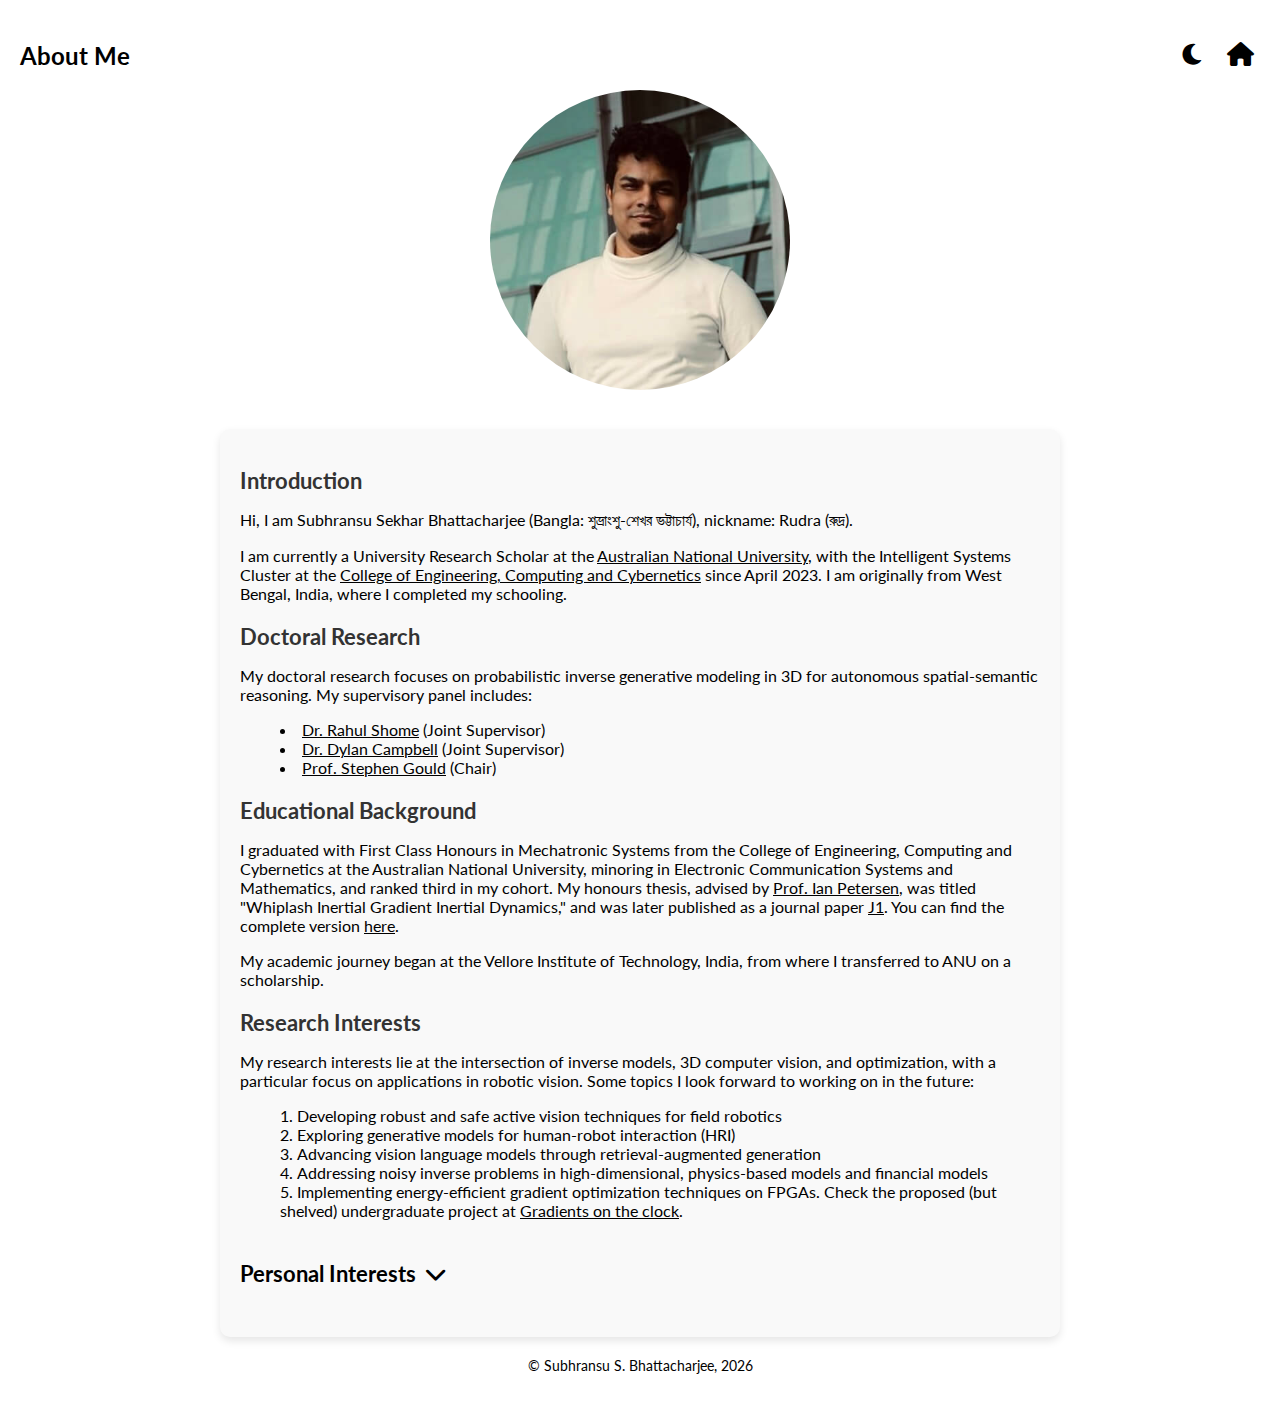
<file: bio/index.html>
<!DOCTYPE html>
<html lang="en">
<head>
    <meta charset="UTF-8">
    <meta name="viewport" content="width=device-width, initial-scale=1.0">
    <meta http-equiv="Cache-Control" content="no-store, no-cache, must-revalidate">
    <meta http-equiv="Pragma" no-cache>
    <meta http-equiv="Expires" content="0">
    <title>About Me</title>
    <link rel="stylesheet" href="https://cdnjs.cloudflare.com/ajax/libs/font-awesome/6.0.0-beta3/css/all.min.css">
    <link href="https://fonts.googleapis.com/css2?family=Lato:wght@300;400;700&display=swap" rel="stylesheet">
    <style>
        body {
            font-family: 'Lato', sans-serif;
            margin: 0;
            padding: 20px;
            transition: background-color 0.3s, color 0.3s;
        }
        .header {
            display: flex;
            justify-content: space-between;
            align-items: center;
            padding: 20px 0;
            background-color: transparent;
        }
        .header .title {
            font-size: 24px;
            font-weight: bold;
        }
        .buttons {
            display: flex;
            gap: 10px;
        }
        .theme-toggle, .home-button {
            background: none;
            border: none;
            font-size: 24px;
            cursor: pointer;
        }
        .theme-toggle i, .home-button i {
            color: blue;
            transition: color 0.3s;
        }
        .bio-image {
            width: 300px;
            height: 300px;
            background-color: grey;
            border-radius: 50%;
            margin: 0 auto 20px auto;
            display: flex;
            align-items: center;
            justify-content: center;
            overflow: hidden;
            transition: transform 0.3s;
        }
        .bio-image img {
            width: 100%;
            height: 100%;
            object-fit: cover;
        }
        .bio-image:hover {
            transform: scale(1.05);
        }
        .bio-text {
            text-align: left;
        }
        .bio-text p, .bio-text ul, .bio-text ol {
            text-align: left;
            text-align-last: left;
        }
        .bio-text ul {
            list-style-position: inside;
        }
        .bio-text ol {
            list-style-position: inside;
        }
        .bio-section {
            margin-bottom: 20px;
        }
        .bio-section h2 {
            font-size: 22px;
            font-weight: bold;
            margin-bottom: 10px;
            color: #333;
        }
        .dark-mode {
            background-color: #121212;
            color: #e0e0e0;
        }
        .dark-mode .header {
            background-color: transparent;
        }
        .dark-mode .theme-toggle i, .dark-mode .home-button i {
            color: #f0f0f0;
        }
        .dark-mode .bio-section h2 {
            color: #f0f0f0;
        }
        a {
            color: inherit;
            text-decoration: underline;
            transition: color 0.3s;
        }
        a:hover {
            color: darkblue;
        }
        footer {
            text-align: center;
            padding: 20px 0;
            background-color: transparent;
            font-size: 14px;
            width: 100%;
        }
        .dark-mode footer {
            background-color: transparent;
            color: #e0e0e0;
        }
        .theme-toggle i, .home-button i {
            color: black;
        }
        .dark-mode .theme-toggle i, .dark-mode .home-button i {
            color: white;
        }
        .container {
            max-width: 800px;
            margin: 0 auto;
            padding: 20px;
            background-color: #f9f9f9; /* Light background for default mode */
            border-radius: 10px;
            box-shadow: 0 4px 8px rgba(0, 0, 0, 0.1);
            transition: background-color 0.3s, color 0.3s;
        }
        
        .dark-mode .container {
            background-color: #1f1f1f; /* Dark background for dark mode */
            box-shadow: 0 4px 8px rgba(255, 255, 255, 0.1); /* Softer shadow for dark mode */
            color: #e0e0e0; /* Light text color for dark mode */
        }

        @media (max-width: 768px) {
            .header .title {
                font-size: 18px;
            }
            .theme-toggle, .home-button {
                font-size: 20px;
            }
            .bio-image {
                width: 200px;
                height: 200px;
            }
        }
        .drop-down {
            cursor: pointer;
            font-weight: bold;
            font-size: 22px;
            margin-top: 20px;
            margin-bottom: 10px;
            display: inline-block;
            color: black;
            transition: color 0.3s, transform 0.3s;
        }
        .drop-down i {
            margin-left: 5px;
            transition: color 0.3s;
        }
        .drop-down:hover {
            color: #007bff;
            transform: scale(1.05);
        }
        .drop-down:hover i {
            color: #007bff;
        }
        .dark-mode .drop-down {
            color: white;
        }
        .dark-mode .drop-down:hover {
            color: #1e90ff;
        }
        .dark-mode .drop-down:hover i {
            color: #1e90ff;
        }
        .drop-down-content {
            display: none;
            padding: 10px;
            background-color: #f8f9fa;
            border: 1px solid #ddd;
            box-shadow: 0 0 5px rgba(0, 0, 0, 0.1);
        }
        .dark-mode .drop-down-content {
            background-color: #1c1c1c;
        }
    </style>
</head>
<body>
    <header class="header">
        <div class="title">About Me</div>
        <div class="buttons">
            <button class="theme-toggle" id="themeToggle">
                <i class="fas fa-moon"></i>
            </button>
            <button class="home-button" onclick="location.href='/'">
                <i class="fas fa-home"></i>
            </button>
        </div>
    </header>
    <div class="bio-image">
        <img src="DP.jpeg" alt="Profile Picture">
    </div>
    <br>
    <div class="container">
    <div class="bio-text">
        <div class="bio-section">
            <h2>Introduction</h2>
            <p>Hi, I am Subhransu Sekhar Bhattacharjee (Bangla: শুভ্রাংশু-শেখর ভট্টাচার্য), nickname: Rudra (রুদ্র).</p>
            <p>I am currently a University Research Scholar at the <a href="https://www.anu.edu.au" target="_blank">Australian National University</a>, with the Intelligent Systems Cluster at the <a href="https://cecc.anu.edu.au/" target="_blank">College of Engineering, Computing and Cybernetics</a> since April 2023. I am originally from West Bengal, India, where I completed my schooling.</p>
        </div>
        <div class="bio-section">
            <h2>Doctoral Research</h2>
            <p>My doctoral research focuses on probabilistic inverse generative modeling in 3D for autonomous spatial-semantic reasoning. My supervisory panel includes:</p>
            <ul>
                <li><a href="https://rahulsho.me/" target="_blank">Dr. Rahul Shome</a> (Joint Supervisor)</li>
                <li><a href="https://sites.google.com/view/djcampbell" target="_blank">Dr. Dylan Campbell</a> (Joint Supervisor)</li>
                <li><a href="http://users.cecs.anu.edu.au/~sgould/" target="_blank">Prof. Stephen Gould</a> (Chair)</li>
            </ul>
        </div>
        <div class="bio-section">
            <h2>Educational Background</h2>
            <p>I graduated with First Class Honours in Mechatronic Systems from the College of Engineering, Computing and Cybernetics at the Australian National University, minoring in Electronic Communication Systems and Mathematics, and ranked third in my cohort. My honours thesis, advised by <a href="https://eng.anu.edu.au/people/ian-petersen/" target="_blank">Prof. Ian Petersen</a>, was titled "Whiplash Inertial Gradient Inertial Dynamics," and was later published as a journal paper <a href="https://onlinelibrary.wiley.com/doi/10.1002/asjc.3153" target="_blank">J1</a>. You can find the complete version <a href="https://arxiv.org/abs/2203.02140" target="_blank">here</a>.</p> 
            <p>My academic journey began at the Vellore Institute of Technology, India, from where I transferred to ANU on a scholarship.</p>
        </div>
        <div class="bio-section">
            <h2>Research Interests</h2>
            <p>My research interests lie at the intersection of inverse models, 3D computer vision, and optimization, with a particular focus on applications in robotic vision. Some topics I look forward to working on in the future:</p>
            <ol>
                <li>Developing robust and safe active vision techniques for field robotics</li>
                <li>Exploring generative models for human-robot interaction (HRI)</li>
                <li>Advancing vision language models through retrieval-augmented generation</li>
                <li>Addressing noisy inverse problems in high-dimensional, physics-based models and financial models</li>
                <li>Implementing energy-efficient gradient optimization techniques on FPGAs. Check the proposed (but shelved) undergraduate project at <a href="https://1ssb.github.io/gradients_on_the_clock/">Gradients on the clock</a>.</li>
            </ol>
        </div>
        <div class="bio-section">
            <span class="drop-down" id="togglePersonalInterests">Personal Interests <i class="fas fa-chevron-down"></i></span>
            <div class="drop-down-content" id="personalInterests">
                <p>I have a deep interest in International Relations, Politics, and Law, stemming from my active participation in the South Indian MUN circuit. I specialized in economic committees representing Switzerland, but my standout performance was as the People's Republic of China in late 2020, after which I retired from MUNs. Currently, my hobbies include searching for forgotten books and exploring international music from the 1940s to the 1970s, listening to radio shows, and making cocktails when I get the opportunity.</p>
                <p>As a film enthusiast, I am particularly drawn to temporally discontinuous films, which I believe require exceptional directorial skill. Christopher Nolan ranks as my favorite director, with 'Oppenheimer' and 'Interstellar' being among my top films, alongside 'Nayak' by Satyajit Ray, 'Shawshank Redemption', 'The 400 Blows', and 'Haider'. I also admire the works of Quentin Tarantino, Stanley Kubrick, Alfred Hitchcock, Francis Ford Coppola, and Indian directors like Anurag Kashyap and Vishal Bharadwaj. My favorite actors include Christoph Waltz, Robert Downey Jr., Edward Norton, Benedict Cumberbatch, Michael Fassbender, Olivia Colman, and Helena Bonham Carter.</p>
                <p>In literature, I enjoy nihilistic poetry, with Charles Bukowski and Jaun Elia being notable favorites, despite the controversial aspects of Bukowski's work. My favorite authors are Alexandre Dumas, Ruskin Bond, Dan Brown, Richard Dawkins, Bertrand Russell, and Franz Kafka. I have a diverse taste in music, especially modern fusions of Western and Indian classical music, with artists like The Piano Guys, Gustavo Santaolalla, Estas Tonne, Ludovico Einaudi, Nina Simone, Kishore Kumar, and Nusrat Fateh Ali Khan ranking high on my list.</p>
                <p>I am not very outgoing, but I enjoy traveling, playing chess, listening to thriller audiobooks, unusual hikes, ping-pong games, and swimming in the sea from time to time. I aspire to hit the gym tommorrow, are among other lies I tell myself to sleep better.</p>
                <p>A <a href='https://1ssb.github.io/gallery/'>gallery</a> of some experiences and memories. Connect with me on <a href="https://www.facebook.com/1ssb.rudra">Facebook</a>!</p>
            </div>
        </div>
    </div>
    </div>
    <footer>
        &copy; Subhransu S. Bhattacharjee, <span id="year"></span>
    </footer>
    <script>
        const themeToggle = document.getElementById('themeToggle');
        const togglePersonalInterests = document.getElementById('togglePersonalInterests');
        const personalInterests = document.getElementById('personalInterests');

        themeToggle.addEventListener('click', () => {
            document.body.classList.toggle('dark-mode');
            const icon = themeToggle.querySelector('i');
            if (document.body.classList.contains('dark-mode')) {
                icon.classList.remove('fa-moon');
                icon.classList.add('fa-sun');
            } else {
                icon.classList.remove('fa-sun');
                icon.classList.add('fa-moon');
            }
        });

        togglePersonalInterests.addEventListener('click', () => {
            const icon = togglePersonalInterests.querySelector('i');
            if (personalInterests.style.display === 'none' || personalInterests.style.display === '') {
                personalInterests.style.display = 'block';
                icon.classList.remove('fa-chevron-down');
                icon.classList.add('fa-chevron-up');
            } else {
                personalInterests.style.display = 'none';
                icon.classList.remove('fa-chevron-up');
                icon.classList.add('fa-chevron-down');
            }
        });

        document.getElementById('year').textContent = new Date().getFullYear();
    </script>
</body>
</html>
</file>
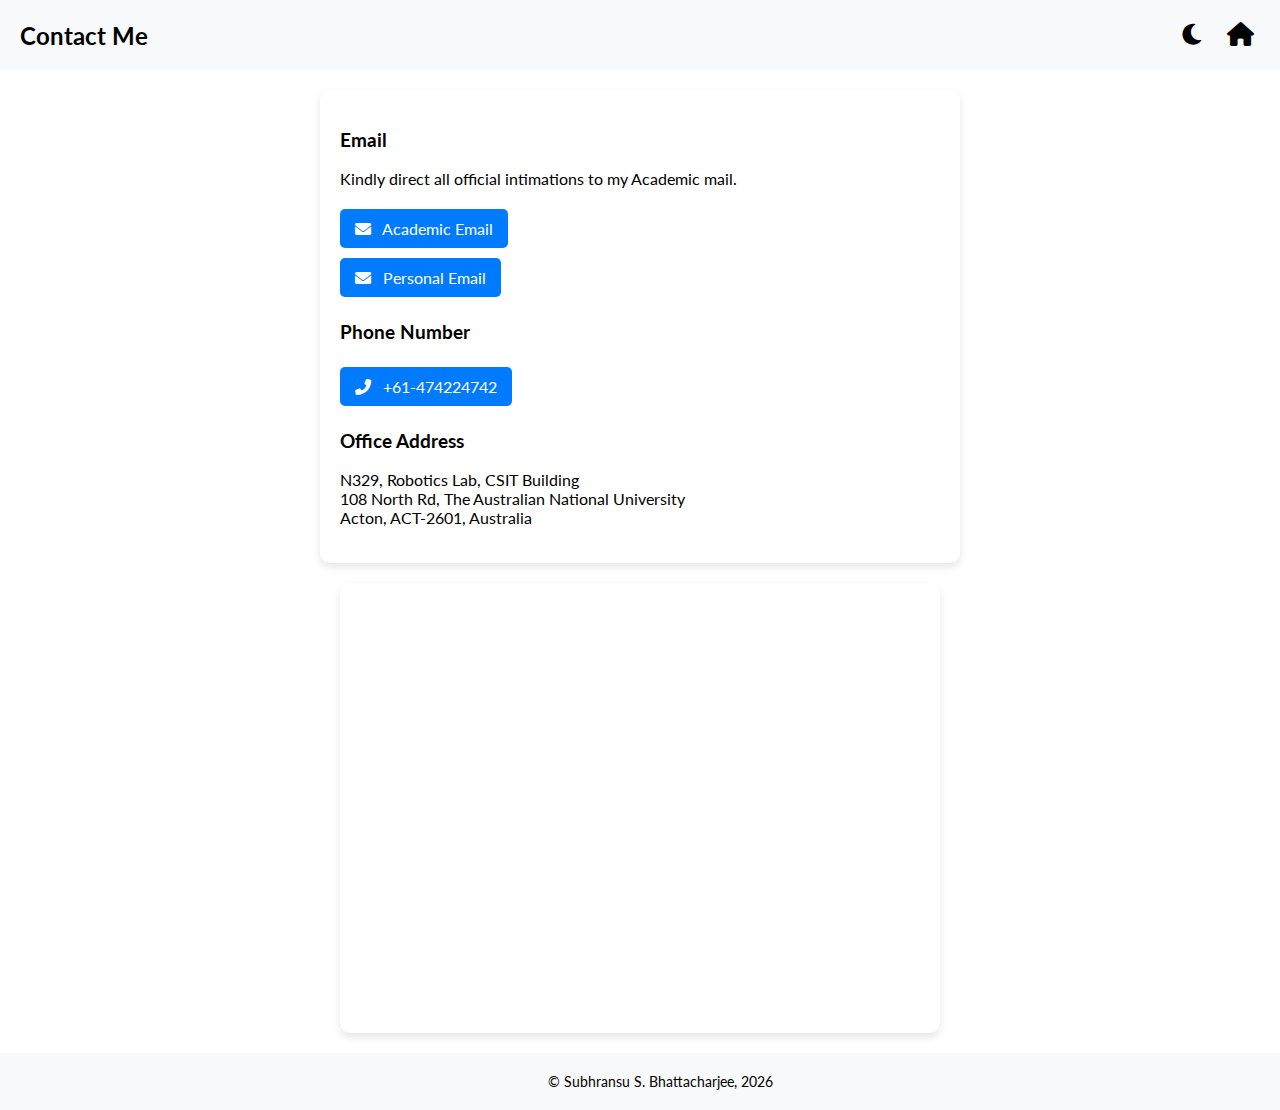
<file: contact/index.html>
<!DOCTYPE html>
<html lang="en">
<head>
    <meta charset="UTF-8">
    <meta name="viewport" content="width=device-width, initial-scale=1.0">
    <meta http-equiv="Cache-Control" content="no-store, no-cache, must-revalidate">
    <meta http-equiv="Pragma" content="no-cache">
    <meta http-equiv="Expires" content="0">
    <title>Contact Me</title>
    <link rel="stylesheet" href="https://cdnjs.cloudflare.com/ajax/libs/font-awesome/6.0.0-beta3/css/all.min.css">
    <link href="https://fonts.googleapis.com/css2?family=Lato:wght@300;400;700&display=swap" rel="stylesheet">
    <style>
        body {
            font-family: 'Lato', sans-serif;
            margin: 0;
            padding: 0;
            display: flex;
            flex-direction: column;
            min-height: 100vh;
            transition: background-color 0.3s, color 0.3s;
        }
        .header {
            display: flex;
            justify-content: space-between;
            align-items: center;
            padding: 20px;
            background-color: #f8f9fa;
        }
        .header .title {
            font-size: 24px;
            font-weight: bold;
        }
        .buttons {
            display: flex;
            gap: 10px;
        }
        .theme-toggle, .home-button {
            background: none;
            border: none;
            font-size: 24px;
            cursor: pointer;
        }
        .theme-toggle i, .home-button i {
            color: blue;
        }
        .container {
            flex: 1;
            display: flex;
            flex-direction: column;
            align-items: center;
            justify-content: flex-start;
            padding: 20px;
            text-align: left;
            max-width: 100%;
        }
        .card {
            background-color: #ffffff;
            border-radius: 10px;
            box-shadow: 0 4px 8px rgba(0, 0, 0, 0.1);
            padding: 20px;
            max-width: 600px;
            width: 100%;
        }
        .bio-text {
            text-align: justify;
        }
        .bio-section {
            margin-bottom: 20px;
        }
        .dark-mode .card {
            background-color: #1c1c1c;
            color: #e0e0e0;
        }
        .dark-mode {
            background-color: #121212;
            color: #e0e0e0;
        }
        .dark-mode .header {
            background-color: #1c1c1c;
        }
        .theme-toggle i, .home-button i {
            color: black; /* Default color for light mode */
        }
        
        .dark-mode .theme-toggle i, .dark-mode .home-button i {
            color: white; /* Color for dark mode */
        }
        
        .button1 {
            display: inline-block;
            padding: 10px 15px;
            font-size: 16px;
            color: #ffffff;
            background-color: #007bff;
            border: none;
            border-radius: 5px;
            text-decoration: none;
            margin: 5px 0;
        }
        .button1:hover {
            background-color: #0056b3;
        }
        @media (max-width: 768px) {
            .header .title {
                font-size: 18px;
            }
            .theme-toggle, .home-button {
                font-size: 20px;
            }
            .container {
                padding: 10px;
            }
            .button1 {
                font-size: 14px;
            }
        }
        .map-container {
            width: 100%;
            margin-top: 20px;
            display: flex;
            justify-content: center;
        }
        .map-container iframe {
            width: 100%;
            max-width: 600px;
            height: 450px;
            border: 0;
            border-radius: 10px;
            box-shadow: 0 4px 8px rgba(0, 0, 0, 0.1);
        }
        footer {
            text-align: center;
            padding: 20px;
            background-color: #f8f9fa;
            font-size: 14px;
            width: 100%;
        }
        .dark-mode footer {
            background-color: #333 !important;
        }
    </style>
</head>
<body>
    <header class="header">
        <div class="title">Contact Me</div>
        <div class="buttons">
            <button class="theme-toggle" id="themeToggle">
                <i class="fas fa-moon"></i>
            </button>
            <button class="home-button" onclick="location.href='/'">
                <i class="fas fa-home"></i>
            </button>
        </div>
    </header>
    <div class="container">
        <div class="card">
            <article id="cnt" class="bio-text">
                <h3>Email</h3>
                <p>Kindly direct all official intimations to my Academic mail.</p>
                <p>
                    <a href="mailto:Subhransu.Bhattacharjee@anu.edu.au" class="button1" onclick="return theFunction();">
                        <i class="fa fa-envelope" aria-hidden="true"></i>&ensp; Academic Email
                    </a><br>
                    <a href="mailto:1ssb.rudra@gmail.com" class="button1" onclick="return theFunction();">
                        <i class="fa fa-envelope" aria-hidden="true"></i>&ensp; Personal Email
                    </a>
                </p>
                <h3>Phone Number</h3>
                <p>
                    <a class="button1" href="tel:+61474224742" onclick="return theFunction();">
                        <i class="fa fa-phone-alt" aria-hidden="true"></i>&ensp; +61-474224742
                    </a>
                </p>
                <h3>Office Address</h3>
                <p>
                    N329, Robotics Lab, CSIT Building<br>
                    108 North Rd, The Australian National University<br>
                    Acton, ACT-2601, Australia
                </p>
            </article>
        </div>
        <div class="map-container">
            <iframe src="https://www.google.com/maps/embed?pb=!1m14!1m8!1m3!1d750.6912317179923!2d149.120686!3d-35.275245!3m2!1i1024!2i768!4f13.1!3m3!1m2!1s0x6b164d5b4fd2223f%3A0x247432e4404afa54!2sANU%20School%20of%20Computing!5e1!3m2!1sen!2sus!4v1717435450419!5m2!1sen!2sus" allowfullscreen="" loading="lazy" referrerpolicy="no-referrer-when-downgrade"></iframe>
        </div>
    </div>
    <footer>
        &copy; Subhransu S. Bhattacharjee, <span id="year"></span>
    </footer>
    <script>
        const themeToggle = document.getElementById('themeToggle');
        themeToggle.addEventListener('click', () => {
            document.body.classList.toggle('dark-mode');
            const icon = themeToggle.querySelector('i');
            if (document.body.classList.contains('dark-mode')) {
                icon.classList.remove('fa-moon');
                icon.classList.add('fa-sun');
            } else {
                icon.classList.remove('fa-sun');
                icon.classList.add('fa-moon');
            }
        });

        document.addEventListener('DOMContentLoaded', function() {
            const yearSpan = document.getElementById('year');
            const currentYear = new Date().getFullYear();
            yearSpan.textContent = currentYear;
        });

        function theFunction() {
            return true;
        }
    </script>
</body>
</html>
</file>
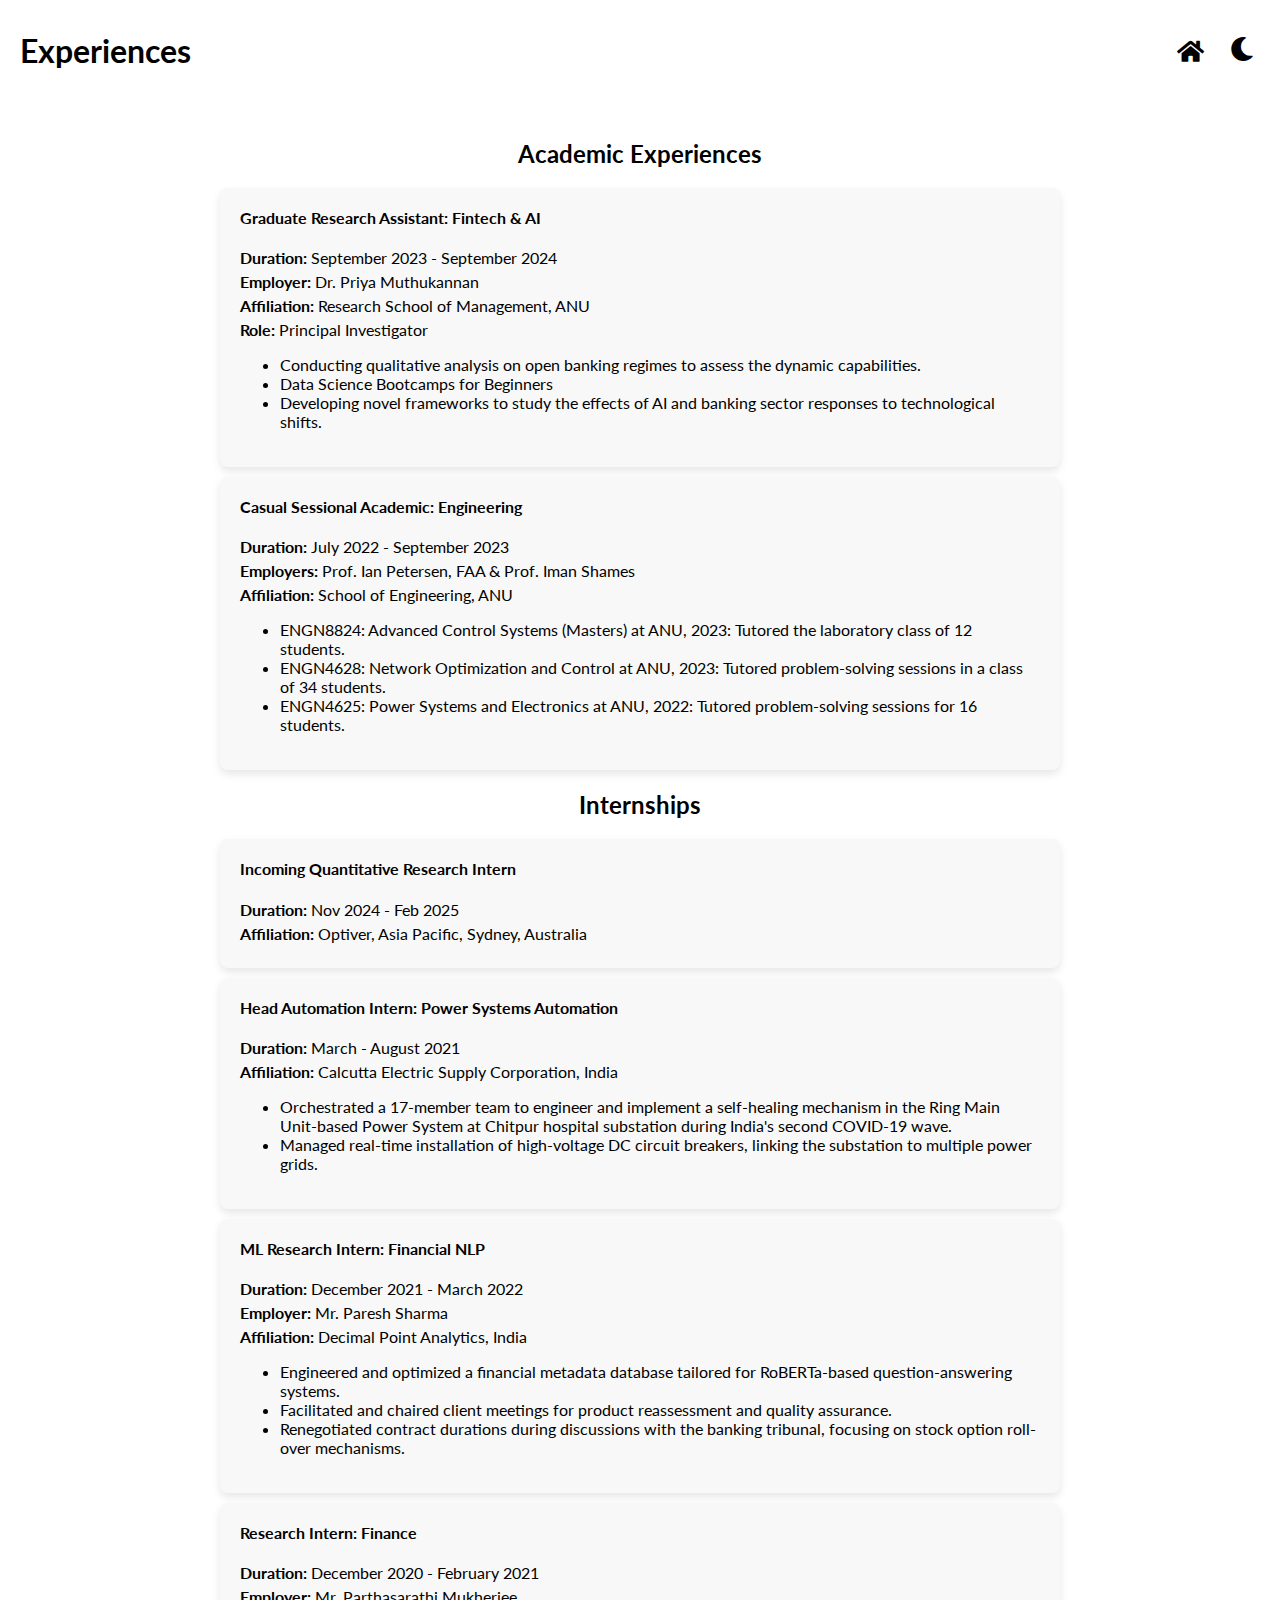
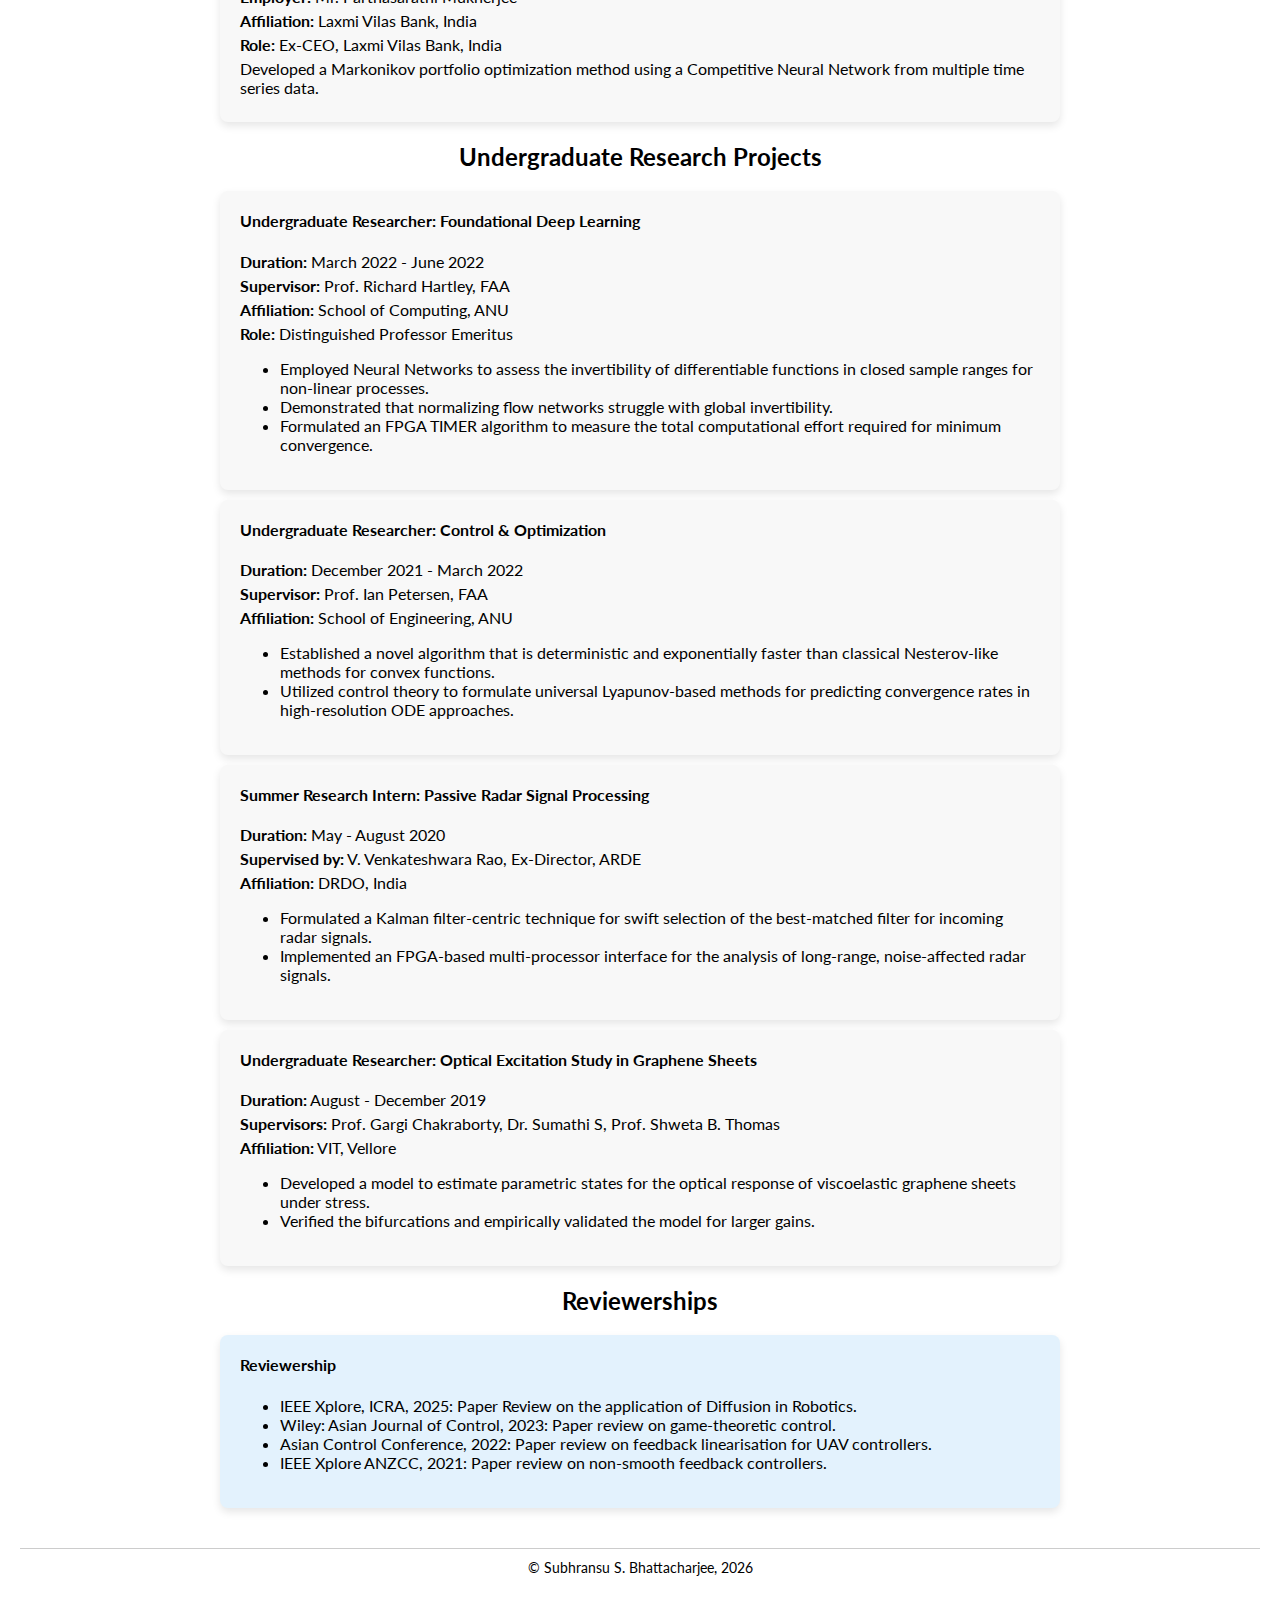
<file: exp/index.html>
<!DOCTYPE html>
<html lang="en">
<head>
  <meta charset="UTF-8">
  <meta name="viewport" content="width=device-width, initial-scale=1">
  <title>Profile Experiences</title>
  <link href="https://cdnjs.cloudflare.com/ajax/libs/font-awesome/5.15.3/css/all.min.css" rel="stylesheet">
  <link href="https://fonts.googleapis.com/css2?family=Lato:wght@400&display=swap" rel="stylesheet">
  <style>
    body {
      font-family: 'Lato', sans-serif;
      margin: 20px;
      background-color: #fff;
      color: #000;
      transition: background-color 0.3s, color 0.3s;
    }
    header {
      display: flex;
      justify-content: space-between;
      align-items: center; /* Ensure buttons and title are level */
      margin-bottom: 20px;
      height: 60px;
    }
    header h1 {
      margin: 0;
      text-align: left;
    }
    h2 {
      text-align: center;
      margin-bottom: 20px;
    }
    .experience-card {
      background-color: #f8f8f8;
      border-radius: 8px;
      padding: 20px;
      margin: 10px auto;
      width: 80%;
      max-width: 800px;
      box-shadow: 0 4px 8px rgba(0, 0, 0, 0.1);
      transition: background-color 0.3s, color 0.3s;
    }
    .experience-card.current {
      background-color: #d1e7dd; /* Light green background for current experience */
    }
    .experience-card.reviewership {
      background-color: #e3f2fd; /* Light blue background for reviewership */
    }
    .experience-card h4 {
      margin-top: 0;
    }
    .experience-card p {
      margin: 5px 0;
    }
    footer {
      text-align: center;
      padding: 10px;
      margin-top: 40px;
      font-size: 14px;
      border-top: 1px solid #ccc;
      transition: background-color 0.3s, color 0.3s;
    }
    .dark-mode {
      background-color: #121212;
      color: #fff;
    }
    .dark-mode .experience-card {
      background-color: #333;
    }
    .dark-mode .experience-card.current {
      background-color: #4caf50; /* Darker green for current experience in dark mode */
    }
    .dark-mode .experience-card.reviewership {
      background-color: #1e88e5; /* Darker blue for reviewership in dark mode */
    }
    #theme-toggle, .button1 {
      background-color: transparent;
      border: none;
      font-size: 24px;
      cursor: pointer;
      color: #000;
      transition: color 0.3s;
      margin-left: 10px;
    }
    .dark-mode #theme-toggle, .dark-mode .button1 {
      color: #fff;
    }
    .header-right {
      display: flex;
      align-items: center;
    }
    .header-right ul {
      list-style: none;
      margin: 0;
      padding: 0;
      display: flex;
      align-items: center;
    }
    .header-right li {
      margin-left: 10px;
      position: relative;
    }
    .header-right a {
      text-decoration: none;
      color: inherit;
    }
    .icon {
      font-size: 24px;
    }
    /* Back to Top Button */
    #back-to-top {
      position: fixed;
      bottom: 20px;
      right: 20px;
      background-color: #007bff; /* Button color */
      color: white;
      padding: 10px;
      border-radius: 50%;
      text-align: center;
      cursor: pointer;
      display: none; /* Hidden by default */
      font-size: 24px;
      z-index: 1000;
      transition: background-color 0.3s;
    }

    #back-to-top:hover {
      background-color: #0056b3; /* Darker blue on hover */
    }

    .dark-mode #back-to-top {
      background-color: #333; /* Adjust for dark mode */
    }

    .dark-mode #back-to-top:hover {
      background-color: #555; /* Adjust for dark mode hover */
    }
  </style>
</head>
<body>
  <header>
    <h1>Experiences</h1>
    <div class="header-right">
      <ul>
        <li><a href="https://1ssb.github.io" title="Home" class="button1"><i class="fas fa-home icon"></i></a></li>
        <li><button id="theme-toggle" title="Toggle display mode"><i class="fas fa-moon"></i></button></li>
      </ul>
    </div>
  </header>
<br>
 <main>
    <section>
      <h2>Academic Experiences</h2>

      <div class="experience-card">
        <h4 class="major">Graduate Research Assistant: Fintech & AI</h4>
        <div class="details">
          <p><strong>Duration:</strong> September 2023 - September 2024</p>
          <p><strong>Employer:</strong> Dr. Priya Muthukannan</p>
          <p><strong>Affiliation:</strong> Research School of Management, ANU</p>
          <p><strong>Role:</strong> Principal Investigator</p>
          <ul>
            <li>Conducting qualitative analysis on open banking regimes to assess the dynamic capabilities.</li>
            <li>Data Science Bootcamps for Beginners</li>
            <li>Developing novel frameworks to study the effects of AI and banking sector responses to technological shifts.</li>
          </ul>
        </div>
      </div>

      <div class="experience-card">
        <h4 class="major">Casual Sessional Academic: Engineering</h4>
        <div class="details">
          <p><strong>Duration:</strong> July 2022 - September 2023</p>
          <p><strong>Employers:</strong> Prof. Ian Petersen, FAA & Prof. Iman Shames</p>
          <p><strong>Affiliation:</strong> School of Engineering, ANU</p>
          <ul>
            <li>ENGN8824: Advanced Control Systems (Masters) at ANU, 2023: Tutored the laboratory class of 12 students.</li>
            <li>ENGN4628: Network Optimization and Control at ANU, 2023: Tutored problem-solving sessions in a class of 34 students.</li>
            <li>ENGN4625: Power Systems and Electronics at ANU, 2022: Tutored problem-solving sessions for 16 students.</li>
          </ul>
        </div>
      </div>
    </section>

    <section>
      <h2>Internships</h2>

      <div class="experience-card">
        <h4 class="major">Incoming Quantitative Research Intern</h4>
        <div class="details">
          <p><strong>Duration:</strong> Nov 2024 - Feb 2025</p>
          <p><strong>Affiliation:</strong> Optiver, Asia Pacific, Sydney, Australia</p>
        </div>
      </div>

      <div class="experience-card">
        <h4 class="major">Head Automation Intern: Power Systems Automation</h4>
        <div class="details">
          <p><strong>Duration:</strong> March - August 2021</p>
          <p><strong>Affiliation:</strong> Calcutta Electric Supply Corporation, India</p>
          <ul>
            <li>Orchestrated a 17-member team to engineer and implement a self-healing mechanism in the Ring Main Unit-based Power System at Chitpur hospital substation during India's second COVID-19 wave.</li>
            <li>Managed real-time installation of high-voltage DC circuit breakers, linking the substation to multiple power grids.</li>
          </ul>
        </div>
      </div>

      <div class="experience-card">
        <h4 class="major">ML Research Intern: Financial NLP</h4>
        <div class="details">
          <p><strong>Duration:</strong> December 2021 - March 2022</p>
          <p><strong>Employer:</strong> Mr. Paresh Sharma</p>
          <p><strong>Affiliation:</strong> Decimal Point Analytics, India</p>
          <ul>
            <li>Engineered and optimized a financial metadata database tailored for RoBERTa-based question-answering systems.</li>
            <li>Facilitated and chaired client meetings for product reassessment and quality assurance.</li>
            <li>Renegotiated contract durations during discussions with the banking tribunal, focusing on stock option roll-over mechanisms.</li>
          </ul>
        </div>
      </div>

      <div class="experience-card">
        <h4 class="major">Research Intern: Finance</h4>
        <div class="details">
          <p><strong>Duration:</strong> December 2020 - February 2021</p>
          <p><strong>Employer:</strong> Mr. Parthasarathi Mukherjee</p>
          <p><strong>Affiliation:</strong> Laxmi Vilas Bank, India</p>
          <p><strong>Role:</strong> Ex-CEO, Laxmi Vilas Bank, India</p>
          <p>Developed a Markonikov portfolio optimization method using a Competitive Neural Network from multiple time series data.</p>
        </div>
      </div>
    </section>

    <section>
      <h2>Undergraduate Research Projects</h2>

      <div class="experience-card">
        <h4 class="major">Undergraduate Researcher: Foundational Deep Learning</h4>
        <div class="details">
          <p><strong>Duration:</strong> March 2022 - June 2022</p>
          <p><strong>Supervisor:</strong> Prof. Richard Hartley, FAA</p>
          <p><strong>Affiliation:</strong> School of Computing, ANU</p>
          <p><strong>Role:</strong> Distinguished Professor Emeritus</p>
          <ul>
            <li>Employed Neural Networks to assess the invertibility of differentiable functions in closed sample ranges for non-linear processes.</li>
            <li>Demonstrated that normalizing flow networks struggle with global invertibility.</li>
            <li>Formulated an FPGA TIMER algorithm to measure the total computational effort required for minimum convergence.</li>
          </ul>
        </div>
      </div>

      <div class="experience-card">
        <h4 class="major">Undergraduate Researcher: Control & Optimization</h4>
        <div class="details">
          <p><strong>Duration:</strong> December 2021 - March 2022</p>
          <p><strong>Supervisor:</strong> Prof. Ian Petersen, FAA</p>
          <p><strong>Affiliation:</strong> School of Engineering, ANU</p>
          <ul>
            <li>Established a novel algorithm that is deterministic and exponentially faster than classical Nesterov-like methods for convex functions.</li>
            <li>Utilized control theory to formulate universal Lyapunov-based methods for predicting convergence rates in high-resolution ODE approaches.</li>
          </ul>
        </div>
      </div>

      <div class="experience-card">
        <h4 class="major">Summer Research Intern: Passive Radar Signal Processing</h4>
        <div class="details">
          <p><strong>Duration:</strong> May - August 2020</p>
          <p><strong>Supervised by:</strong> V. Venkateshwara Rao, Ex-Director, ARDE</p>
          <p><strong>Affiliation:</strong> DRDO, India</p>
          <ul>
            <li>Formulated a Kalman filter-centric technique for swift selection of the best-matched filter for incoming radar signals.</li>
            <li>Implemented an FPGA-based multi-processor interface for the analysis of long-range, noise-affected radar signals.</li>
          </ul>
        </div>
      </div>

      <div class="experience-card">
        <h4 class="major">Undergraduate Researcher: Optical Excitation Study in Graphene Sheets</h4>
        <div class="details">
          <p><strong>Duration:</strong> August - December 2019</p>
          <p><strong>Supervisors:</strong> Prof. Gargi Chakraborty, Dr. Sumathi S, Prof. Shweta B. Thomas</p>
          <p><strong>Affiliation:</strong> VIT, Vellore</p>
          <ul>
            <li>Developed a model to estimate parametric states for the optical response of viscoelastic graphene sheets under stress.</li>
            <li>Verified the bifurcations and empirically validated the model for larger gains.</li>
          </ul>
        </div>
      </div>
    </section>

    <section>
      <h2>Reviewerships</h2>
      <div class="experience-card reviewership">
        <h4 class="major">Reviewership</h4>
        <div class="details">
          <ul>
            <li>IEEE Xplore, ICRA, 2025: Paper Review on the application of Diffusion in Robotics.</li>
            <li>Wiley: Asian Journal of Control, 2023: Paper review on game-theoretic control.</li>
            <li>Asian Control Conference, 2022: Paper review on feedback linearisation for UAV controllers.</li>
            <li>IEEE Xplore ANZCC, 2021: Paper review on non-smooth feedback controllers.</li>
          </ul>
        </div>
      </div>
    </section>
  </main>

  <footer>
    &copy; Subhransu S. Bhattacharjee, <span id="year"></span>
  </footer>

  <!-- Back to Top Button -->
  <a href="#" id="back-to-top" title="Back to top"><i class="fas fa-arrow-up"></i></a>

  <script>
    // Set the current year in the footer
    document.getElementById('year').textContent = new Date().getFullYear();

    // Theme toggling functionality
    const themeToggle = document.getElementById('theme-toggle');
    const body = document.body;

    // Check for saved theme in localStorage
    const savedTheme = localStorage.getItem('theme');
    if (savedTheme === 'dark-mode') {
      body.classList.add('dark-mode');
    }

    themeToggle.addEventListener('click', () => {
      body.classList.toggle('dark-mode');

      // Save the theme preference in localStorage
      if (body.classList.contains('dark-mode')) {
        localStorage.setItem('theme', 'dark-mode');
      } else {
        localStorage.removeItem('theme');
      }
    });

    // Show or hide the "Back to Top" button
    window.addEventListener('scroll', function() {
      const backToTopButton = document.getElementById('back-to-top');
      if (window.pageYOffset > 300) { // Show button after scrolling down 300px
        backToTopButton.style.display = 'block';
      } else {
        backToTopButton.style.display = 'none';
      }
    });

    // Smooth scroll back to top
    document.getElementById('back-to-top').addEventListener('click', function(e) {
      e.preventDefault();
      window.scrollTo({ top: 0, behavior: 'smooth' });
    });
  </script>

</body>
</html>
</file>
